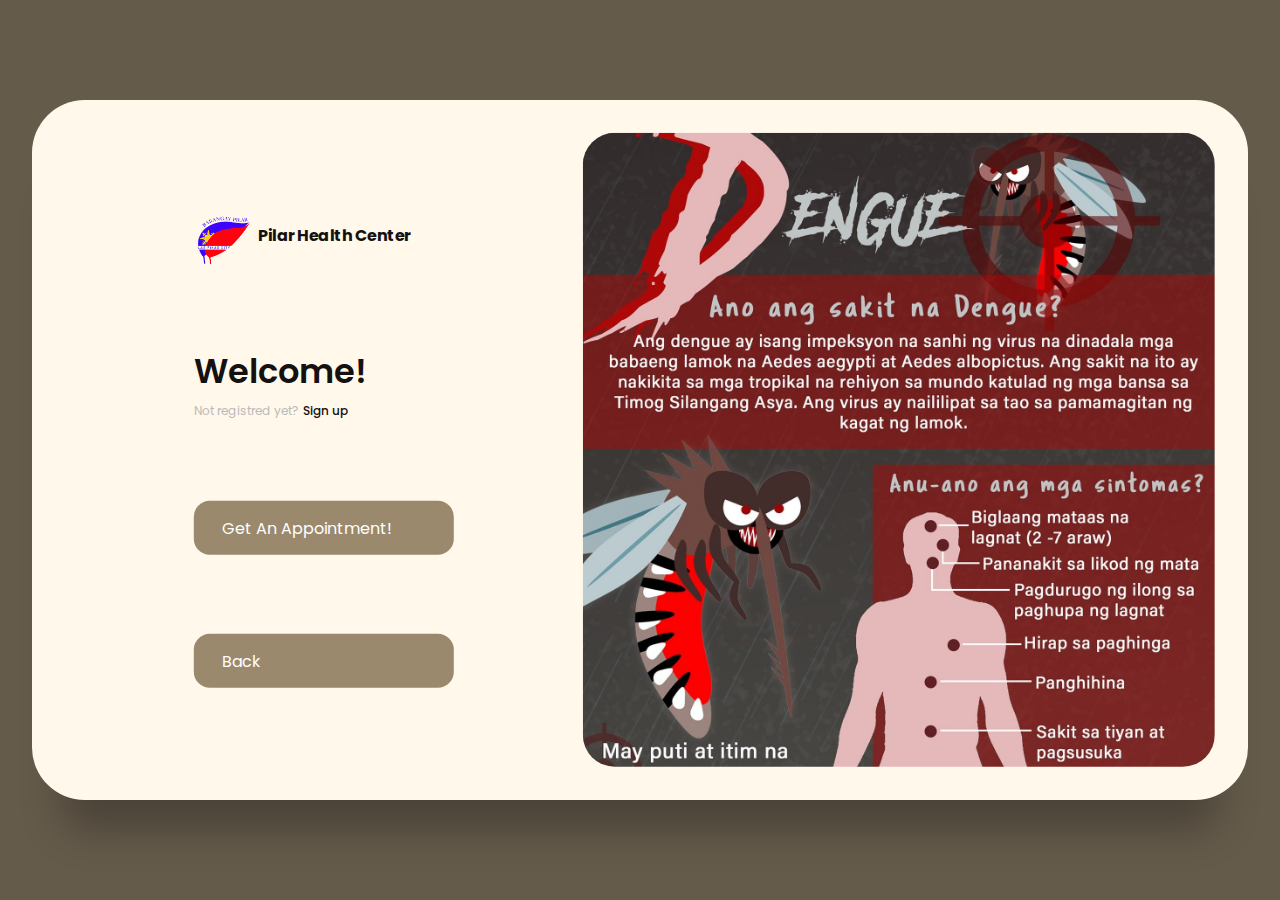
<file: 2ndpage.html>
<!DOCTYPE html>
<html lang="en">
  <head>
    <meta charset="UTF-8" />
    <meta http-equiv="X-UA-Compatible" content="IE=edge" />
    <meta name="viewport" content="width=device-width, initial-scale=1.0" />
    <title>Sign in & Sign up Form</title>
    <link rel="stylesheet" href="Assets/Css/2ndpage.css" />
  </head>
  <body>
    <main>
      <div class="box">
        <div class="inner-box">
          <div class="forms-wrap">
            <form action="index.html" autocomplete="off" class="sign-in-form">
              <div class="logo">
                <img src="Assets/Photo/pilarlogo.png" alt="easyclass" />
                <h4>Pilar Health Center</h4>
              </div>

              <div class="heading">
                <h2>Welcome!</h2>
                <h6>Not registred yet?</h6>
                <a href="#" class="toggle">Sign up</a>
              </div>
              <a href="calendar.html" class="btn">Get an Appointment!</a>
              <a href="index.html" class="btn">Back</a>
            </form>

            <form action="index.html" autocomplete="off" class="sign-up-form">
              <div class="logo">
                <img src="Assets/Photo/pilarlogo.png" alt="easyclass" />
                <h4>Pilar Health Center</h4>
              </div>

              <div class="heading">
                <h2>Get Started</h2>
                <h6>Already have an account?</h6>
                <a href="#" class="toggle">Sign in</a>
              </div>
              <div class="reg">
                <script type="text/javascript" src="https://c0hbf977.caspio.com/dp/13eca000f82cb5cfcd4e47da9235/emb"></script>
              </div>
        
            </form>
          </div>

          <div class="carousel">
            <div class="images-wrapper">
              <img src="Assets/Photo/img1.jpg" class="image img-1 show" alt="" />
              <img src="Assets/Photo/img2.jpg" class="image img-2" alt="" />
              <img src="Assets/Photo/img3.jpg" class="image img-3" alt="" />
            </div>

            <div class="text-slider">
              <div class="text-wrap">
                <div class="text-group">
                  <h2>Make an Appointment</h2>
                  <h2>Easy Access</h2>
                  <h2>Best Health Care</h2>
                </div>
              </div>

              <div class="bullets">
                <span class="active" data-value="1"></span>
                <span data-value="2"></span>
                <span data-value="3"></span>
              </div>
            </div>
          </div>
        </div>
      </div>
    </main>

    <!-- Javascript file -->

    <script src="Assets/Js/2ndapp.js"></script>
  </body>
</html>
</file>
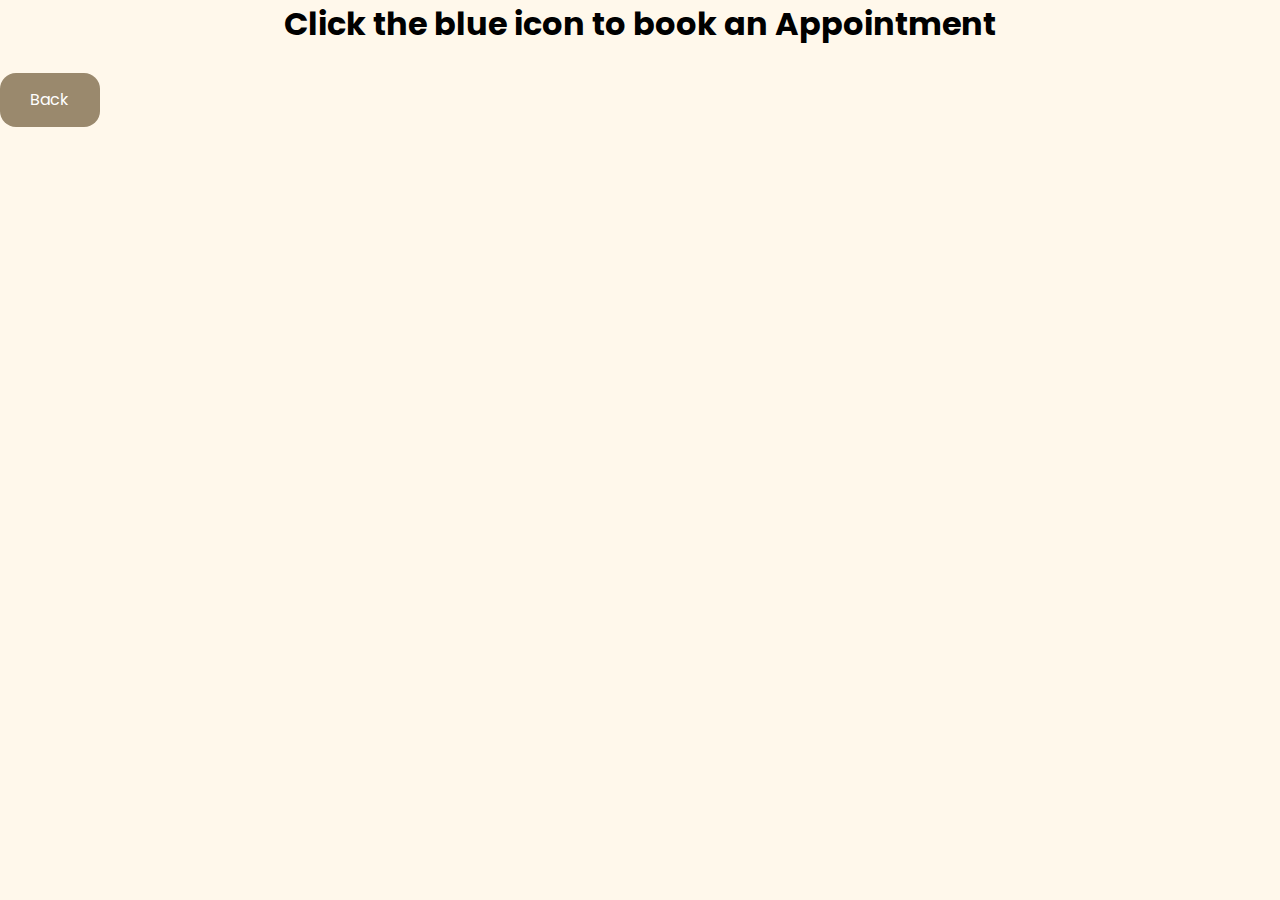
<file: calendar.html>
<!DOCTYPE html>
<html lang="en">
<head>
    <meta charset="UTF-8">
    <meta http-equiv="X-UA-Compatible" content="IE=edge">
    <meta name="viewport" content="width=device-width, initial-scale=1.0">
    <link rel="stylesheet" href="Assets/Css/calendar.css">
    <title>Calendar</title>
</head>
<body>

<h1>Click the blue icon to book an Appointment</h1>
</br>
<script type="text/javascript" src="https://c0hbf977.caspio.com/dp/13eca000526c307c8e8544c7a5ef/emb"></script>
    <a href="2ndpage.html" class="btn">Back</a>
</body>
</html>
</file>
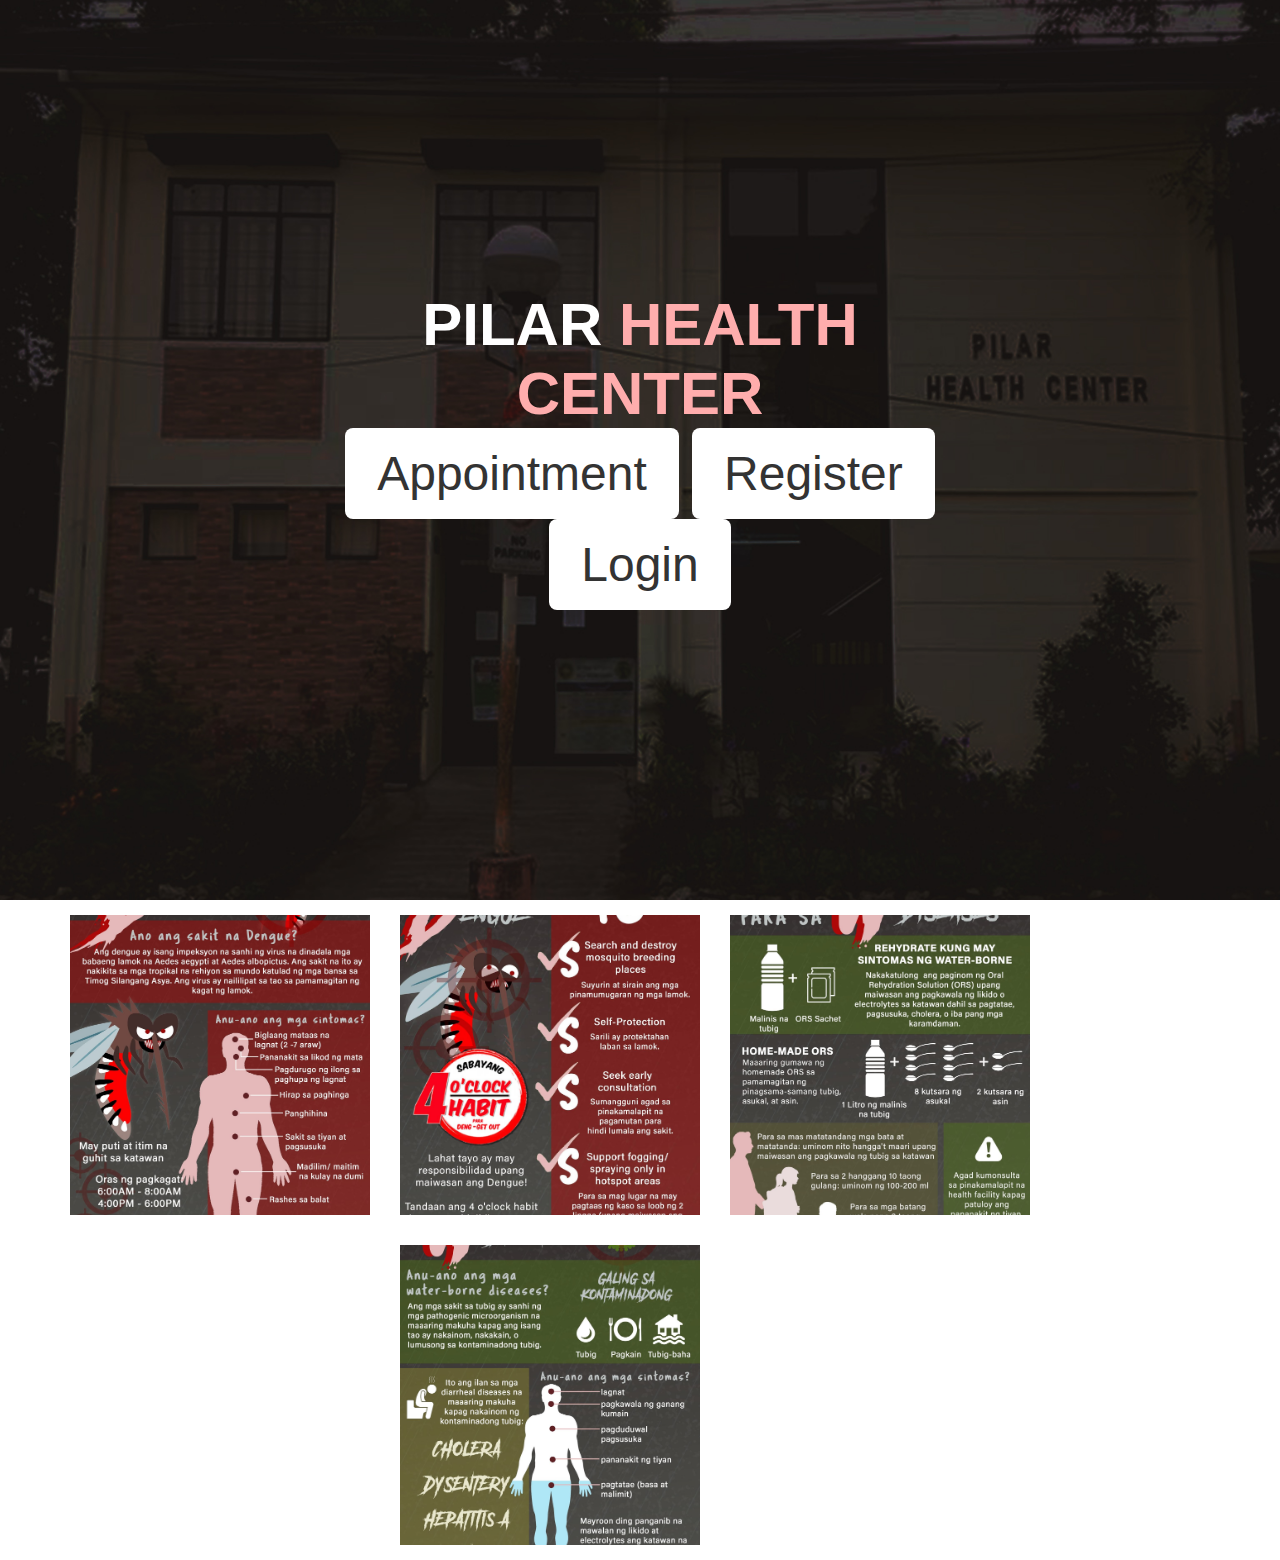
<file: homepage.html>
<!DOCTYPE html>
<!--Code by Divinector (www.divinectorweb.com)-->
<html lang="en">
<head>
    <meta charset="UTF-8">
    <title>How to Create responsive Homepage</title>
    <link rel="stylesheet" href="homestyle.css">    
</head>
<body>
    <header>
<div class="welcome-text">
        <h1>
Pilar <span>Health Center</span></h1>
<a href="https://c1dck899.caspio.com/dp/c99ba0005c8569eb4130416eb241">Appointment</a>
<a href="register.html">Register</a>
<a href="https://c0hbm949.caspio.com/dp/F48AA000dd0c74a4d7d44f599343">Login</a>
    </div>
</header>
<div class="container2">
    <div class="card">
        <div class="imgBx">
            <img src="Assets/Photo/img1.jpg" alt="">
        </div>
        <div class="contentBx">
            <div class="content">
                <h3>First Post</h3>
                <p>
                    Lorem, ipsum dolor sit amet consectetur adipisicing
                     elit. Repellendus iusto necessitatibus ipsa, a
                      expedita omnis, rerum sit error et quos eaque
                      eveniet blanditiis,
                     vero ea repudiandae placeat quod. Totam, quis.
                </p>
            </div>
        </div>
    </div>
    <div class="card">
        <div class="imgBx">
            <img src="Assets/Photo/img2.jpg" alt="">
        </div>
        <div class="contentBx">
            <div class="content">
                <h3>Second Post</h3>
                <p>
                    Lorem, ipsum dolor sit amet consectetur adipisicing
                     elit. Repellendus iusto necessitatibus ipsa, a
                      expedita omnis, rerum sit error et quos eaque
                      eveniet blanditiis,
                     vero ea repudiandae placeat quod. Totam, quis.
                </p>
            </div>
        </div>
    </div>
    <div class="card">
        <div class="imgBx">
            <img src="Assets/Photo/img3.jpg" alt="">
        </div>
        <div class="contentBx">
            <div class="content">
                <h3>Third Post</h3>
                <p>
                    Lorem, ipsum dolor sit amet consectetur adipisicing
                     elit. Repellendus iusto necessitatibus ipsa, a
                      expedita omnis, rerum sit error et quos eaque
                      eveniet blanditiis,
                     vero ea repudiandae placeat quod. Totam, quis.
                </p>
            </div>
        </div>
    </div>
    <div class="card">
        <div class="imgBx">
            <img src="Assets/Photo/img4.jpg" alt="">
        </div>
        <div class="contentBx">
            <div class="content">
                <h3>Fourth Post</h3>
                <p>
                    Lorem, ipsum dolor sit amet consectetur adipisicing
                     elit. Repellendus iusto necessitatibus ipsa, a
                      expedita omnis, rerum sit error et quos eaque
                      eveniet blanditiis,
                     vero ea repudiandae placeat quod. Totam, quis.
                </p>
            </div>
        </div>
    </div>
    
        </div>
</body>
</html>
</file>
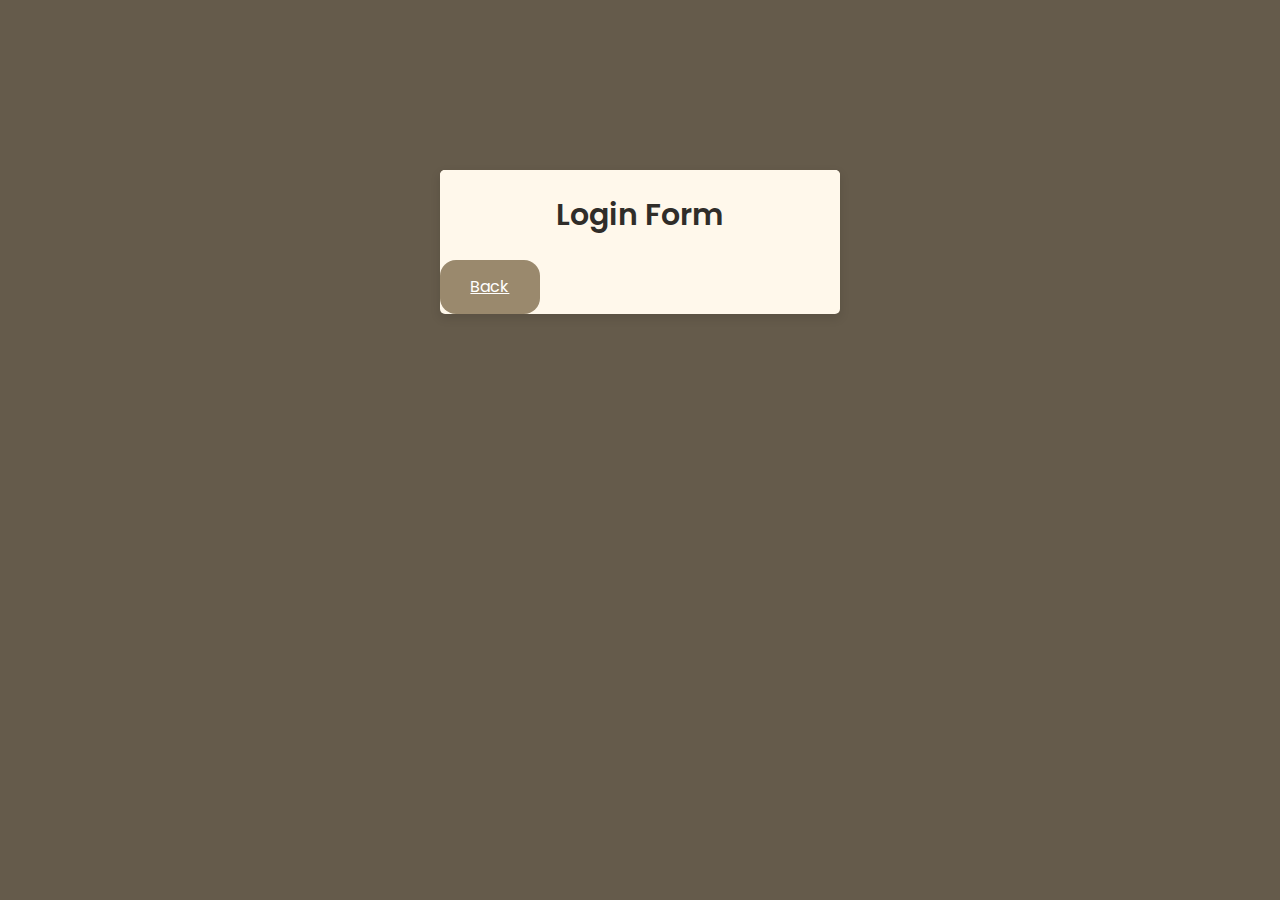
<file: login.html>
<!DOCTYPE html>
<html lang="en" dir="ltr">
  <head>
    <meta charset="utf-8">
    <meta name="viewport" content="width=device-width, initial-scale=1.0">
    <!-- <title>Login Form | CodingLab</title> -->
    <link rel="stylesheet" href="Assets/Css/login.css">
    <link rel="stylesheet" href="https://cdnjs.cloudflare.com/ajax/libs/font-awesome/5.15.2/css/all.min.css"/>
  </head>
  <body>
    <div class="container">
      <div class="wrapper">
        <div class="title"><span>Login Form</span></div>
        <script type="text/javascript" src="https://c0hbf977.caspio.com/dp/13ECA000cfe6832799f64fc4b772/emb"></script>
        <a href="index.html" class="btn">Back</a>
      </div>
    </div>

  </body>
</html>
</file>
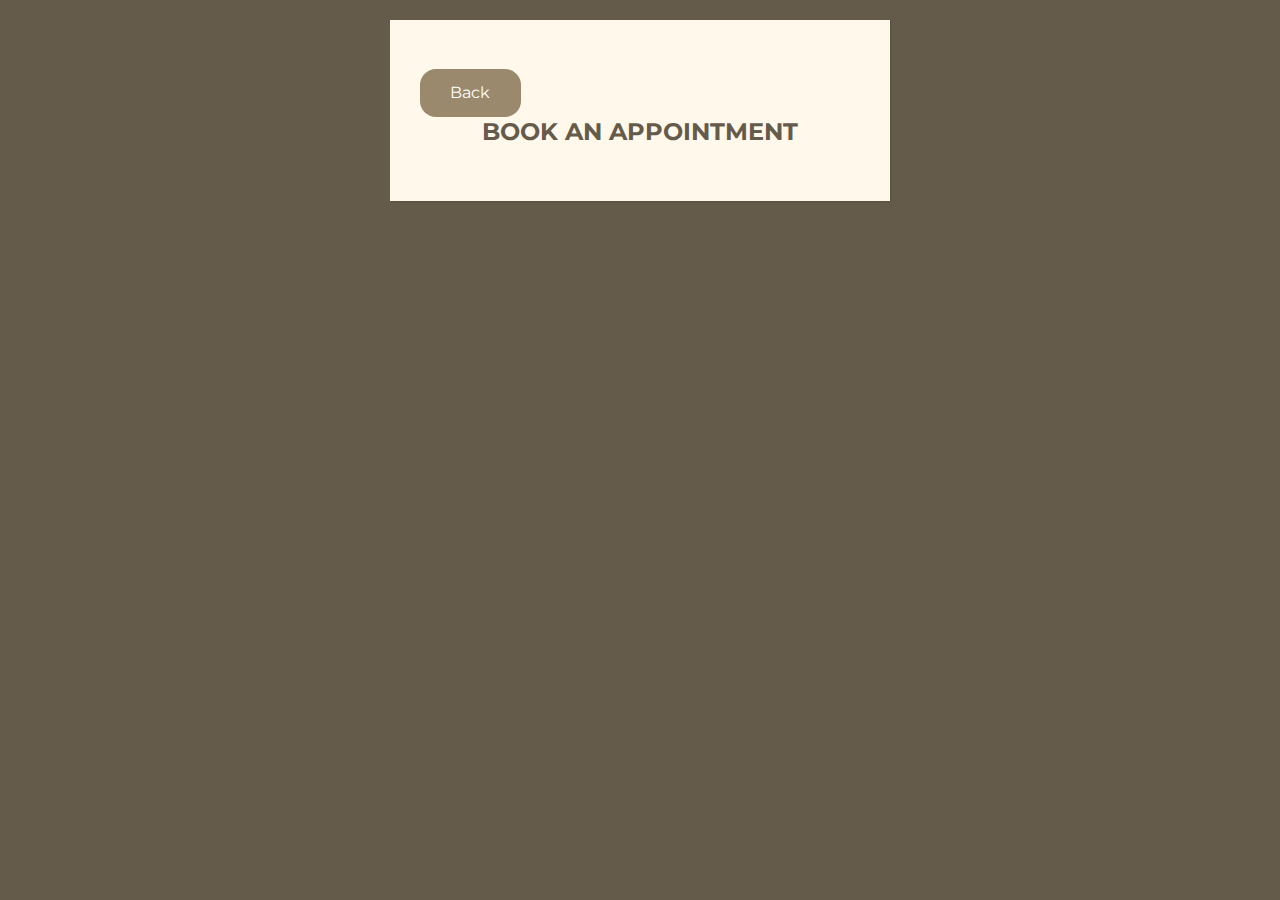
<file: new_appoint.html>
<!DOCTYPE html>
<html lang="en">
<head>
	<meta charset="UTF-8">
  <meta name="viewport" content="width=device-width, initial-scale=1.0">
	<title>Appointment Form</title>
	<link rel="stylesheet" href="Assets/Css/new_app.css">
</head>
<body>

<div class="wrapper">
</br>
  <a href="calendar.html" class="btn">Back</a>

    <div class="title">
     Book an Appointment 
    </div>
    
    <script type="text/javascript" src="https://c0hbf977.caspio.com/dp/13eca000df8728b8f1d549d8ac69/emb"></script>
   
</div>	
	
</body>
</html>
</file>
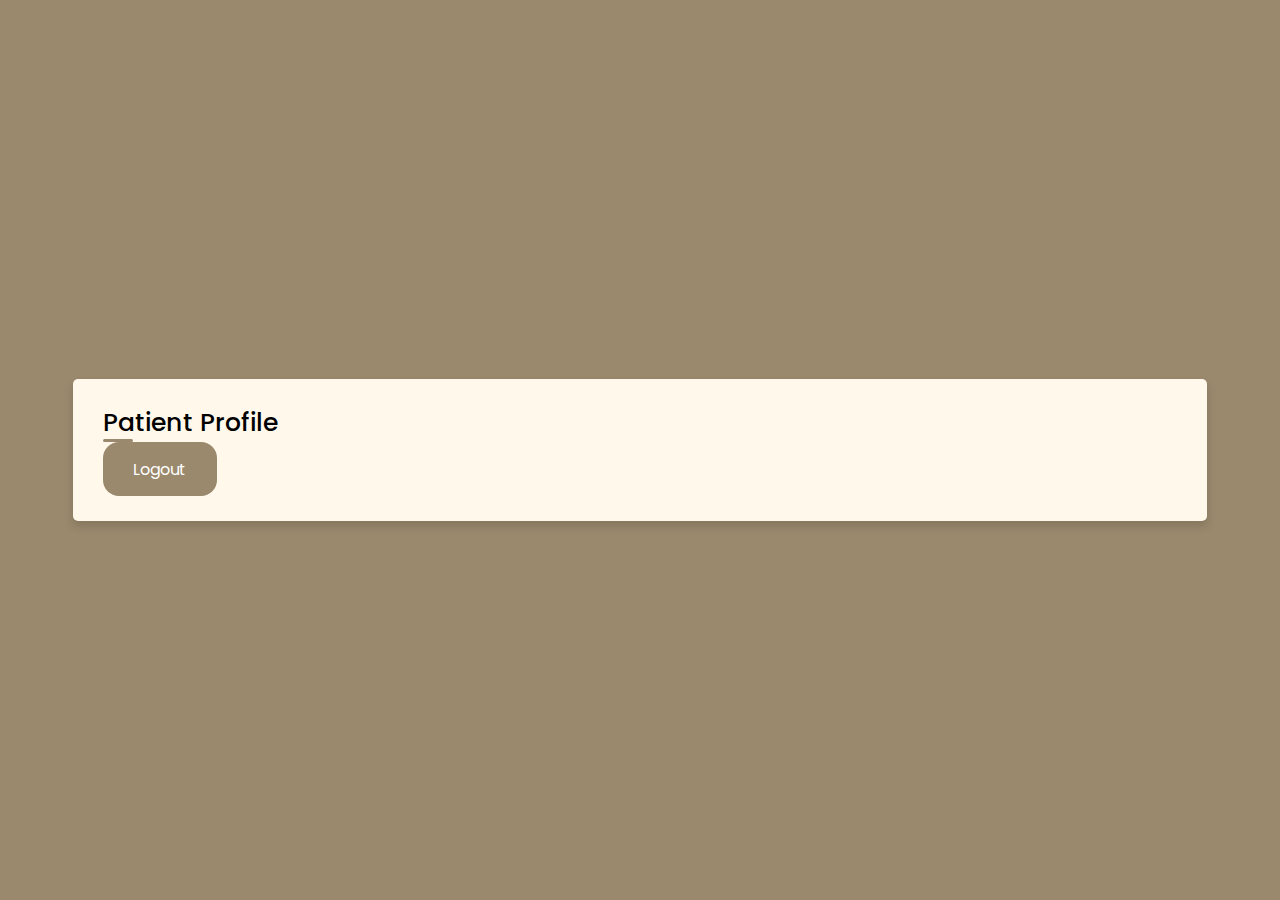
<file: patient.html>
<!DOCTYPE html>
<!-- Created By CodingLab - www.codinglabweb.com -->
<html lang="en" dir="ltr">
  <head>
    <meta charset="UTF-8">
    <!---<title> Responsive Registration Form | CodingLab </title>--->
    <link rel="stylesheet" href="Assets/Css/Patient.css">
     <meta name="viewport" content="width=device-width, initial-scale=1.0">
   </head>
<body>
  <div class="container">
    <div class="title">Patient Profile</div>
    <div class="content">
      <script type="text/javascript" src="https://c0hbf977.caspio.com/dp/13ECA00064e5241245894cd78f2d/emb"></script>
        <a href="https://c0hbf977.caspio.com/folderlogout" class="btn">Logout</a>
    </div>
  </div>

</body>
</html>
</file>
<file: Assets/Css/2ndpage.css>
@import url("https://fonts.googleapis.com/css2?family=Poppins:wght@200;300;400;500;600;700;800&display=swap");
#caspioform section {
  background-color: #fff8eb;
  margin: 0px;
  width: 100%;
  border-radius: 45px;
}

#newcb247ca00046b6bc9907ab45439e69 {
  position: fixed;
  top: -30%;
  opacity: 0;
  visibility: hidden;
  display: none;
}

#caspioform > div {
  margin: 0 auto;
}
*,
*::before,
*::after {
  padding: 0;
  margin: 0;
  box-sizing: border-box;
}

body,
input {
  font-family: "Poppins", sans-serif;
}

main {
  width: 100%;
  min-height: 100vh;
  overflow: hidden;
  background-color: #655b4b;
  padding: 2rem;
  display: flex;
  align-items: center;
  justify-content: center;
}

.box {
  position: relative;
  width: 100%;
  max-width: 2000px;
  height: 700px;
  background-color: #fff8eb;
  border-radius: 3.3rem;
  box-shadow: 0 60px 40px -30px rgba(0, 0, 0, 0.27);
}

.inner-box {
  position: absolute;
  width: calc(100% - 4.1rem);
  height: calc(100% - 4.1rem);
  top: 50%;
  left: 50%;
  transform: translate(-50%, -50%);
}

.forms-wrap {
  position: absolute;
  height: 100%;
  width: 45%;
  top: 0;
  left: 0;
  display: grid;
  grid-template-columns: 1fr;
  grid-template-rows: 1fr;
  transition: 0.8s ease-in-out;
}

form {
  max-width: 260px;
  width: 100%;
  margin: 0 auto;
  height: 100%;
  display: flex;
  flex-direction: column;
  justify-content: space-evenly;
  grid-column: 1 / 2;
  grid-row: 1 / 2;
  transition: opacity 0.02s 0.4s;
}

form.sign-up-form {
  opacity: 0;
  pointer-events: none;
}
.btn {
  text-decoration: none;
  display: inline-block;
  padding: 0.9rem 1.8rem;
  color: #fff;
  background-color: #9a896d;
  border-radius: 16px;
  text-transform: capitalize;
  transition: 0.3s;
}

.btn:hover {
  background-color: #655b4b;
  transform: scale(1) !important;
}
.logo {
  display: flex;
  align-items: center;
}

.logo img {
  width: 60px;
  margin-right: 0.3rem;
}

.logo h4 {
  font-size: 1rem;
  margin-top: -9px;
  letter-spacing: -0.5px;
  color: #151111;
}

.heading h2 {
  font-size: 2.1rem;
  font-weight: 600;
  color: #151111;
}

.heading h6 {
  color: #bababa;
  font-weight: 400;
  font-size: 0.75rem;
  display: inline;
}

.toggle {
  color: #151111;
  text-decoration: none;
  font-size: 0.75rem;
  font-weight: 500;
  transition: 0.3s;
}

.toggle:hover {
  color: #8371fd;
}

.input-wrap {
  position: relative;
  height: 37px;
  margin-bottom: 2rem;
}

.input-field {
  position: absolute;
  width: 100%;
  height: 100%;
  background: none;
  border: none;
  outline: none;
  border-bottom: 1px solid #bbb;
  padding: 0;
  font-size: 0.95rem;
  color: #151111;
  transition: 0.4s;
}

label {
  position: absolute;
  left: 0;
  top: 50%;
  transform: translateY(-50%);
  font-size: 0.95rem;
  color: #bbb;
  pointer-events: none;
  transition: 0.4s;
}

.input-field.active {
  border-bottom-color: #151111;
}

.input-field.active + label {
  font-size: 0.75rem;
  top: -2px;
}

.sign-btn {
  display: inline-block;
  width: 100%;
  height: 43px;
  background-color: #151111;
  color: #fff;
  border: none;
  cursor: pointer;
  border-radius: 0.8rem;
  font-size: 0.8rem;
  margin-bottom: 2rem;
  transition: 0.3s;
}

.sign-btn:hover {
  background-color: #8371fd;
}

.text {
  color: #bbb;
  font-size: 0.7rem;
}

.text a {
  color: #bbb;
  transition: 0.3s;
}

.text a:hover {
  color: #8371fd;
}

main.sign-up-mode form.sign-in-form {
  opacity: 0;
  pointer-events: none;
}

main.sign-up-mode form.sign-up-form {
  opacity: 1;
  pointer-events: all;
}

main.sign-up-mode .forms-wrap {
  left: 55%;
}

main.sign-up-mode .carousel {
  left: 0%;
}

.carousel {
  position: absolute;
  height: 100%;
  width: 55%;
  left: 45%;
  top: 0;
  background-color: #ffe0d2;
  border-radius: 2rem;
  display: grid;
  grid-template-rows: auto 1fr;
  padding-bottom: 2rem;
  overflow: hidden;
  transition: 0.8s ease-in-out;
}

.images-wrapper {
  display: grid;
  grid-template-columns: 1fr;
  grid-template-rows: 1fr;
}

.image {
  width: 100%;
  grid-column: 1/2;
  grid-row: 1/2;
  opacity: 0;
  transition: opacity 0.3s, transform 0.5s;
}

.img-1 {
  transform: translate(0, -50px);
}

.img-2 {
  transform: scale(0.4, 0.5);
}

.img-3 {
  transform: scale(0.3) rotate(-20deg);
}

.image.show {
  opacity: 1;
  transform: none;
}

.text-slider {
  display: flex;
  align-items: center;
  justify-content: center;
  flex-direction: column;
}

.text-wrap {
  max-height: 2.2rem;
  overflow: hidden;
  margin-bottom: 2.5rem;
}

.text-group {
  display: flex;
  flex-direction: column;
  text-align: center;
  transform: translateY(0);
  transition: 0.5s;
}

.text-group h2 {
  line-height: 2.2rem;
  font-weight: 600;
  font-size: 1.6rem;
}

.bullets {
  display: flex;
  align-items: center;
  justify-content: center;
}

.bullets span {
  display: block;
  width: 0.5rem;
  height: 0.5rem;
  background-color: #aaa;
  margin: 0 0.25rem;
  border-radius: 50%;
  cursor: pointer;
  transition: 0.3s;
}

.bullets span.active {
  width: 1.1rem;
  background-color: #151111;
  border-radius: 1rem;
}

@media (max-width: 850px) {
  .box {
    height: auto;
    max-width: 550px;
    overflow: hidden;
  }

  .inner-box {
    position: static;
    transform: none;
    width: revert;
    height: revert;
    padding: 2rem;
  }

  .forms-wrap {
    position: revert;
    width: 100%;
    height: auto;
  }

  form {
    max-width: revert;
    padding: 1.5rem 2.5rem 2rem;
    transition: transform 0.8s ease-in-out, opacity 0.45s linear;
  }

  .heading {
    margin: 2rem 0;
  }

  form.sign-up-form {
    transform: translateX(100%);
  }

  main.sign-up-mode form.sign-in-form {
    transform: translateX(-100%);
  }

  main.sign-up-mode form.sign-up-form {
    transform: translateX(0%);
  }

  .carousel {
    position: revert;
    height: auto;
    width: 100%;
    padding: 3rem 2rem;
    display: flex;
  }

  .images-wrapper {
    display: none;
  }

  .text-slider {
    width: 100%;
  }
}

@media (max-width: 530px) {
  main {
    padding: 1rem;
  }

  .box {
    border-radius: 2rem;
  }

  .inner-box {
    padding: 1rem;
  }

  .carousel {
    padding: 1.5rem 1rem;
    border-radius: 1.6rem;
  }

  .text-wrap {
    margin-bottom: 1rem;
  }

  .text-group h2 {
    font-size: 1.2rem;
  }

  form {
    padding: 1rem 2rem 1.5rem;
  }
}
.reg {
  width: 100%;
  height: 100%;
}
</file>
<file: Assets/Css/calendar.css>
@import url("https://fonts.googleapis.com/css2?family=Poppins:wght@200;300;400;500;600;700&display=swap");
#caspioform section {
  background-color: #fff8eb;
  margin: 0px;
  width: 100%;
}
#newcb247CA000ab1237b0ffe24734b586 {
  position: fixed;
  top: -30%;
  opacity: 0;
  visibility: hidden;
  display: none;
}

* {
  margin: 0;
  padding: 0;
  box-sizing: border-box;
  font-family: "Poppins", sans-serif;
}

body {
  background-color: #fff8eb;
}

a {
  text-decoration: none;
}
.btn {
  display: inline-block;
  padding: 0.9rem 1.9rem;
  color: #fff !important;
  background-color: #9a896d;
  border-radius: 16px;
  text-transform: capitalize;
  transition: 0.3s;
}

.btn:hover {
  background-color: #655b4b;
  transform: scale(1) !important;
}
h1 {
  text-align: center;
}
</file>
<file: homestyle.css>
* {
  margin: 0;
  padding: 0;
}
body {
  font-family: "Poppins", sans-serif;
}
.wrapper {
  width: 1170px;
  margin: auto;
}
header {
  background-image: url(Assets/Photo/bgphoto.jpg);
  height: 100vh;
  -webkit-background-size: cover;
  background-size: cover;
  background-position: center center;
  position: relative;
}

.welcome-text {
  font-size: 3em;
  margin: auto;
  padding: auto;
  text-align: center;
  font-family: "arial";
  position: absolute;
  top: 50vh;
  left: 50%;
  transform: translateX(-50%) translateY(-50%);
}
.welcome-text h1 {
  text-align: center;
  color: #fff;
  text-transform: uppercase;
  font-size: 60px;
}
.welcome-text h1 span {
  color: #ffadad;
}
.welcome-text a {
  display: inline-block;
  background-color: #fff;
  color: #333;
  padding: 1.125rem 2rem;
  border-radius: 0.5rem;
  text-decoration: none;
}
.welcome-text a:hover {
  background: #333;
  color: #ffadad;
}
/*resposive*/

@media (max-width: 600px) {
  .wrapper {
    width: 100%;
  }
  .logo {
    float: none;
    width: 50%;
    text-align: center;
    margin: auto;
  }

  .nav-area {
    float: none;
    margin-top: 0;
  }
  .nav-area li a {
    padding: 5px;
    font-size: 11px;
  }
  .nav-area {
    text-align: center;
  }
  .welcome-text {
    width: 100%;
    height: auto;
    margin: 30% 0;
  }
  .welcome-text h1 {
    font-size: 30px;
  }
}
.container2 {
  position: relative;
  display: flex;
  justify-content: center;
  align-items: center;
  flex-wrap: wrap;
  max-width: 1100px;
}

.container2 .card {
  position: relative;
  width: 300px;
  height: 300px;
  margin: 15px;
  overflow: hidden;
}

.container2 .card .imgBx,
.container2 .card .contentBx {
  position: absolute;
  top: 0;
  left: 0;
  width: 100%;
  height: 100%;
}

.container2 .card .imgBx img {
  position: absolute;
  top: 0;
  left: 0;
  width: 100%;
  height: 100%;
  object-fit: cover;
}

.container2 .card .contentBx::before {
  content: "";
  position: absolute;
  top: 0;
  left: 0;
  width: 100%;
  height: 100%;
  background: #fff;
  transform: scaleY(0);
  transition: transform 0.5s ease-in-out;
  transform-origin: top;
  transition-delay: 0.5s;
}

.container2 .card:hover .contentBx::before {
  transform: scaleY(1);
  transition: transform 0.5s ease-in-out;
  transform-origin: bottom;
  transition-delay: 0s;
}

.container2 .card:hover .contentBx {
  display: flex;
  justify-content: center;
  align-items: center;
}

.container2 .card .contentBx .content {
  position: relative;
  padding: 30px;
  z-index: 1;
  transition: 0.5s;
  transform: translateY(300px);
  transition-delay: 0s;
}

.container2 .card:hover .contentBx .content {
  transform: translateY(0);
  transition-delay: 0.5s;
}

.container2 .card .contentBx .content h3 {
  font-size: 1.3rem;
  text-transform: uppercase;
  letter-spacing: 1px;
}

.container2 .card .contentBx .content p {
  font-size: 1em;
  line-height: 1.4rem;
  font-weight: 300px;
}
</file>
<file: Assets/Css/login.css>
@import url("https://fonts.googleapis.com/css2?family=Poppins:wght@200;300;400;500;600;700&display=swap");
#caspioform section {
  background-color: #fff8eb;
  margin: 0px;
  width: 100%;
  border-radius: 45px;
}

* {
  margin: 0;
  padding: 0;
  box-sizing: border-box;
  font-family: "Poppins", sans-serif;
}
body {
  background: #655b4b;
  overflow: hidden;
}
::selection {
  background: rgba(26, 188, 156, 0.3);
}
.container {
  max-width: 440px;
  padding: 0 20px;
  margin: 170px auto;
}
.wrapper {
  width: 100%;
  background: #fff8eb;
  border-radius: 5px;
  box-shadow: 0px 4px 10px 1px rgba(0, 0, 0, 0.1);
}
.wrapper .title {
  height: 90px;
  background: #fff8eb;
  border-radius: 5px 5px 0 0;
  color: #302d29;
  font-size: 30px;
  font-weight: 600;
  display: flex;
  align-items: center;
  justify-content: center;
}
.wrapper form {
  padding: 30px 25px 25px 25px;
}
.wrapper form .row {
  height: 45px;
  margin-bottom: 15px;
  position: relative;
}
.wrapper form .row input {
  height: 100%;
  width: 100%;
  outline: none;
  padding-left: 60px;
  border-radius: 5px;
  border: 1px solid lightgrey;
  font-size: 16px;
  transition: all 0.3s ease;
}
form .row input:focus {
  border-color: #16a085;
  box-shadow: inset 0px 0px 2px 2px rgba(26, 188, 156, 0.25);
}
form .row input::placeholder {
  color: #999;
}
.wrapper form .row i {
  position: absolute;
  width: 47px;
  height: 100%;
  color: #fff;
  font-size: 18px;
  background: #16a085;
  border: 1px solid #16a085;
  border-radius: 5px 0 0 5px;
  display: flex;
  align-items: center;
  justify-content: center;
}
.wrapper form .pass {
  margin: -8px 0 20px 0;
}
.wrapper form .pass a {
  color: #16a085;
  font-size: 17px;
  text-decoration: none;
}
.wrapper form .pass a:hover {
  text-decoration: underline;
}
.wrapper form .button input {
  color: #fff;
  font-size: 20px;
  font-weight: 500;
  padding-left: 0px;
  background: #16a085;
  border: 1px solid #16a085;
  cursor: pointer;
}
form .button input:hover {
  background: #12876f;
}
.wrapper form .signup-link {
  text-align: center;
  margin-top: 20px;
  font-size: 17px;
}
.wrapper form .signup-link a {
  color: #16a085;
  text-decoration: none;
}
form .signup-link a:hover {
  text-decoration: underline;
}
.btn {
  text-align: center;
  display: inline-block;
  padding: 0.9rem 1.9rem;
  color: #fff !important;
  background-color: #9a896d;
  border-radius: 16px;
  text-transform: capitalize;
  transition: 0.3s;
}

.btn:hover {
  background-color: #655b4b;
  transform: scale(1) !important;
}
</file>
<file: Assets/Css/new_app.css>
@import url("https://fonts.googleapis.com/css?family=Montserrat:400,700&display=swap");
#caspioform section {
  background-color: #fff8eb;
  margin: 0px;
  width: 100%;
  border-radius: 45px;
}

* {
  margin: 0;
  padding: 0;
  box-sizing: border-box;
  font-family: "Montserrat", sans-serif;
}
body {
  background: #655b4b;
  padding: 0 10px;
}
.wrapper {
  max-width: 500px;
  width: 100%;
  background: #fff8eb;
  margin: 20px auto;
  box-shadow: 1px 1px 2px rgba(0, 0, 0, 0.125);
  padding: 30px;
}

.wrapper .title {
  font-size: 24px;
  font-weight: 700;
  margin-bottom: 25px;
  color: #655b4b;
  text-transform: uppercase;
  text-align: center;
}

.wrapper .form {
  width: 100%;
}

.wrapper .form .inputfield {
  margin-bottom: 15px;
  display: flex;
  align-items: center;
}

.wrapper .form .inputfield label {
  width: 200px;
  color: #655b4b;
  margin-right: 10px;
  font-size: 14px;
}

.wrapper .form .inputfield .input,
.wrapper .form .inputfield .textarea {
  width: 100%;
  outline: none;
  border: 1px solid #d5dbd9;
  font-size: 15px;
  padding: 8px 10px;
  border-radius: 3px;
  transition: all 0.3s ease;
}

.wrapper .form .inputfield .textarea {
  width: 100%;
  height: 125px;
  resize: none;
}

.wrapper .form .inputfield .custom_select {
  position: relative;
  width: 100%;
  height: 37px;
}

.wrapper .form .inputfield .custom_select:before {
  content: "";
  position: absolute;
  top: 12px;
  right: 10px;
  border: 8px solid;
  border-color: #d5dbd9 transparent transparent transparent;
  pointer-events: none;
}

.wrapper .form .inputfield .custom_select select {
  -webkit-appearance: none;
  -moz-appearance: none;
  appearance: none;
  outline: none;
  width: 100%;
  height: 100%;
  border: 0px;
  padding: 8px 10px;
  font-size: 15px;
  border: 1px solid #d5dbd9;
  border-radius: 3px;
}

.wrapper .form .inputfield .input:focus,
.wrapper .form .inputfield .textarea:focus,
.wrapper .form .inputfield .custom_select select:focus {
  border: 1px solid #655b4b;
}

.wrapper .form .inputfield p {
  font-size: 14px;
  color: #655b4b;
}
.wrapper .form .inputfield .check {
  width: 15px;
  height: 15px;
  position: relative;
  display: block;
  cursor: pointer;
}
.wrapper .form .inputfield .check input[type="checkbox"] {
  position: absolute;
  top: 0;
  left: 0;
  opacity: 0;
}
.wrapper .form .inputfield .check .checkmark {
  width: 15px;
  height: 15px;
  border: 1px solid #302d29;
  display: block;
  position: relative;
}
.wrapper .form .inputfield .check .checkmark:before {
  content: "";
  position: absolute;
  top: 1px;
  left: 2px;
  width: 5px;
  height: 2px;
  border: 2px solid;
  border-color: transparent transparent #fff #fff;
  transform: rotate(-45deg);
  display: none;
}
.wrapper .form .inputfield .check input[type="checkbox"]:checked ~ .checkmark {
  background: #302d29;
}

.wrapper
  .form
  .inputfield
  .check
  input[type="checkbox"]:checked
  ~ .checkmark:before {
  display: block;
}

.wrapper .form .inputfield .btn {
  width: 100%;
  padding: 8px 10px;
  font-size: 15px;
  border: 0px;
  background: #655b4b;
  color: #fff;
  cursor: pointer;
  border-radius: 3px;
  outline: none;
}

.wrapper .form .inputfield .btn:hover {
  background: #655b4b;
}

.wrapper .form .inputfield:last-child {
  margin-bottom: 0;
}

@media (max-width: 420px) {
  .wrapper .form .inputfield {
    flex-direction: column;
    align-items: flex-start;
  }
  .wrapper .form .inputfield label {
    margin-bottom: 5px;
  }
  .wrapper .form .inputfield.terms {
    flex-direction: row;
  }
}
.btn {
  text-decoration: none;
  display: inline-block;
  padding: 0.9rem 1.9rem;
  color: #fff !important;
  background-color: #9a896d;
  border-radius: 16px;
  text-transform: capitalize;
  transition: 0.3s;
}

.btn:hover {
  background-color: #655b4b;
  transform: scale(1) !important;
}
h1 {
  text-align: center;
}
</file>
<file: Assets/Css/Patient.css>
@import url("https://fonts.googleapis.com/css2?family=Poppins:wght@200;300;400;500;600;700&display=swap");
#caspioform section {
  background-color: #fff8eb;
  margin: 0px;
  width: 100%;
}
* {
  margin: 0;
  padding: 0;
  box-sizing: border-box;
  font-family: "Poppins", sans-serif;
}
body {
  height: 100vh;
  display: flex;
  justify-content: center;
  align-items: center;
  padding: 10px;
  background-color: #9a896d;
}
.container {
  max-width: 90%;
  width: 100%;
  background-color: #fff8eb;
  padding: 25px 30px;
  border-radius: 5px;
  box-shadow: 0 5px 10px rgba(0, 0, 0, 0.15);
}
.container .title {
  font-size: 25px;
  font-weight: 500;
  position: relative;
}
.container .title::before {
  content: "";
  position: absolute;
  left: 0;
  bottom: 0;
  height: 3px;
  width: 30px;
  border-radius: 5px;
  background-color: #9a896d;
}
.content form .user-details {
  display: flex;
  flex-wrap: wrap;
  justify-content: space-between;
  margin: 20px 0 12px 0;
}
form .user-details .input-box {
  margin-bottom: 15px;
  width: calc(100% / 2 - 20px);
}
form .input-box span.details {
  display: block;
  font-weight: 500;
  margin-bottom: 5px;
}
.user-details .input-box input {
  height: 45px;
  width: 100%;
  outline: none;
  font-size: 16px;
  border-radius: 5px;
  padding-left: 15px;
  border: 1px solid #ccc;
  border-bottom-width: 2px;
  transition: all 0.3s ease;
}
.user-details .input-box input:focus,
.user-details .input-box input:valid {
  border-color: #9b59b6;
}
form .gender-details .gender-title {
  font-size: 20px;
  font-weight: 500;
}
form .category {
  display: flex;
  width: 80%;
  margin: 14px 0;
  justify-content: space-between;
}
form .category label {
  display: flex;
  align-items: center;
  cursor: pointer;
}
form .category label .dot {
  height: 18px;
  width: 18px;
  border-radius: 50%;
  margin-right: 10px;
  background: #d9d9d9;
  border: 5px solid transparent;
  transition: all 0.3s ease;
}
#dot-1:checked ~ .category label .one,
#dot-2:checked ~ .category label .two,
#dot-3:checked ~ .category label .three {
  background: #9b59b6;
  border-color: #d9d9d9;
}
form input[type="radio"] {
  display: none;
}
form .button {
  height: 45px;
  margin: 35px 0;
}
form .button input {
  height: 100%;
  width: 100%;
  border-radius: 5px;
  border: none;
  color: #fff;
  font-size: 18px;
  font-weight: 500;
  letter-spacing: 1px;
  cursor: pointer;
  transition: all 0.3s ease;
  background-color: #9a896d;
}
form .button input:hover {
  /* transform: scale(0.99); */
  background: linear-gradient(-135deg, #71b7e6, #9b59b6);
}
@media (max-width: 584px) {
  .container {
    max-width: 100%;
  }
  form .user-details .input-box {
    margin-bottom: 15px;
    width: 100%;
  }
  form .category {
    width: 100%;
  }
  .content form .user-details {
    max-height: 300px;
    overflow-y: scroll;
  }
  .user-details::-webkit-scrollbar {
    width: 5px;
  }
}
@media (max-width: 459px) {
  .container .content .category {
    flex-direction: column;
  }
}
.btn {
  text-decoration: none;
  text-align: center;
  display: inline-block;
  padding: 0.9rem 1.9rem;
  color: #fff !important;
  background-color: #9a896d;
  border-radius: 16px;
  text-transform: capitalize;
  transition: 0.3s;
}

.btn:hover {
  background-color: #655b4b;
  transform: scale(1) !important;
}
</file>
